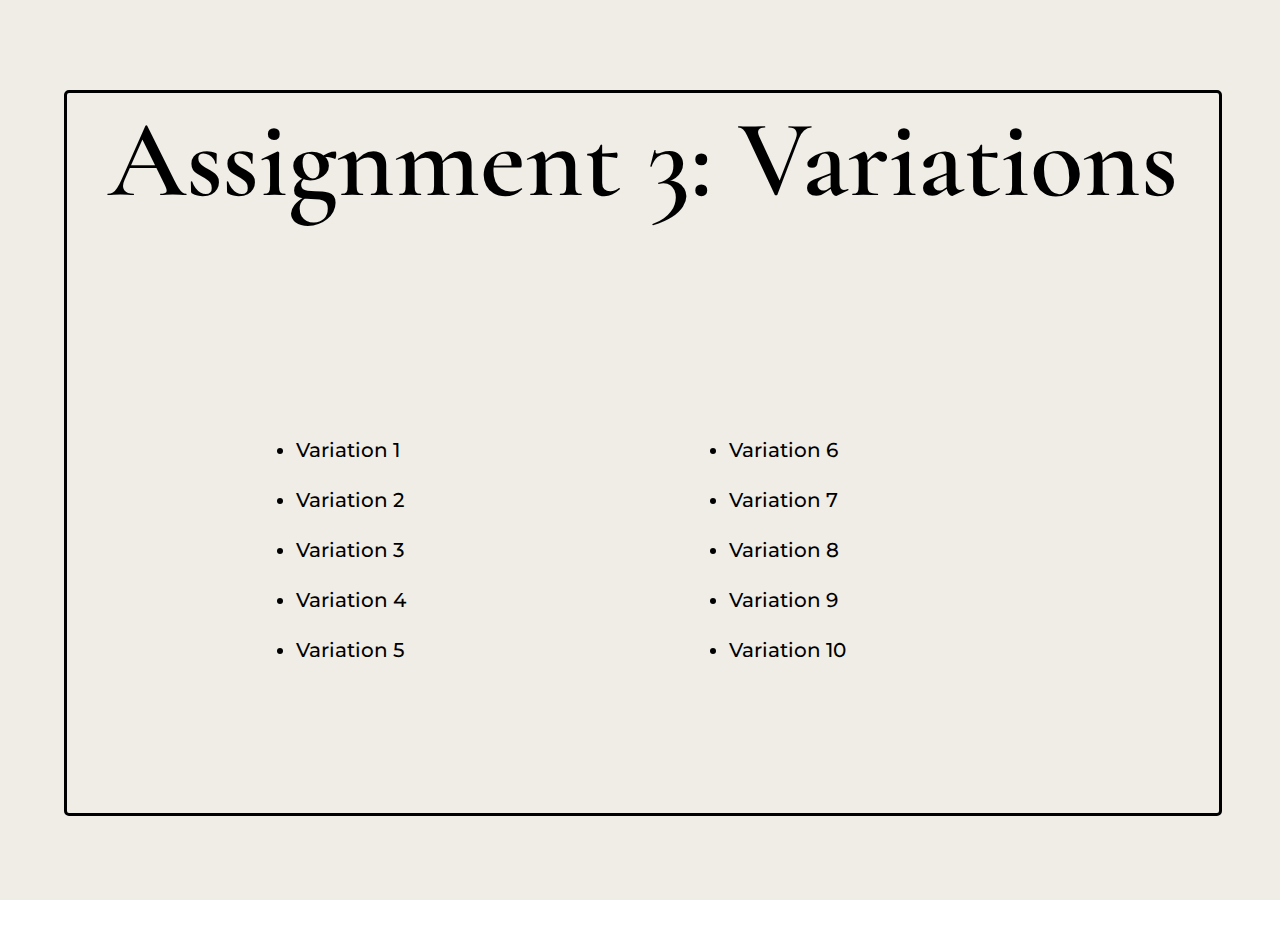
<file: index.html>
<!DOCTYPE html>
<html lang="en" dir="ltr">
	<head>
		<meta charset="utf-8">
		<link href="https://fonts.googleapis.com/css2?family=Cormorant+Garamond:wght@500;600&family=Montserrat:ital,wght@0,300;0,500;0,900;1,300;1,500&display=swap" rel="stylesheet">
		<link rel="stylesheet" href="style.css">
		<title>Assignment 3</title>
	</head>
	<body>
		<div class="container">
			<div id="assignment">
				Assignment 3: Variations
			</div>
			<div class="list">
				<ul>
					<li><a href="1.html">Variation 1</a></li>
					<li><a href="2.html">Variation 2</a></li>
					<li><a href="3.html">Variation 3</a></li>
					<li><a href="4.html">Variation 4</a></li>
					<li><a href="5.html">Variation 5</a></li>
					<li><a href="6.html">Variation 6</a></li>
					<li><a href="7.html">Variation 7</a></li>
					<li><a href="8.html">Variation 8</a></li>
					<li><a href="9.html">Variation 9</a></li>
					<li><a href="10.html">Variation 10</a></li>
				</ul>
			</div>
		</div>
	</body>
</html>
</file>
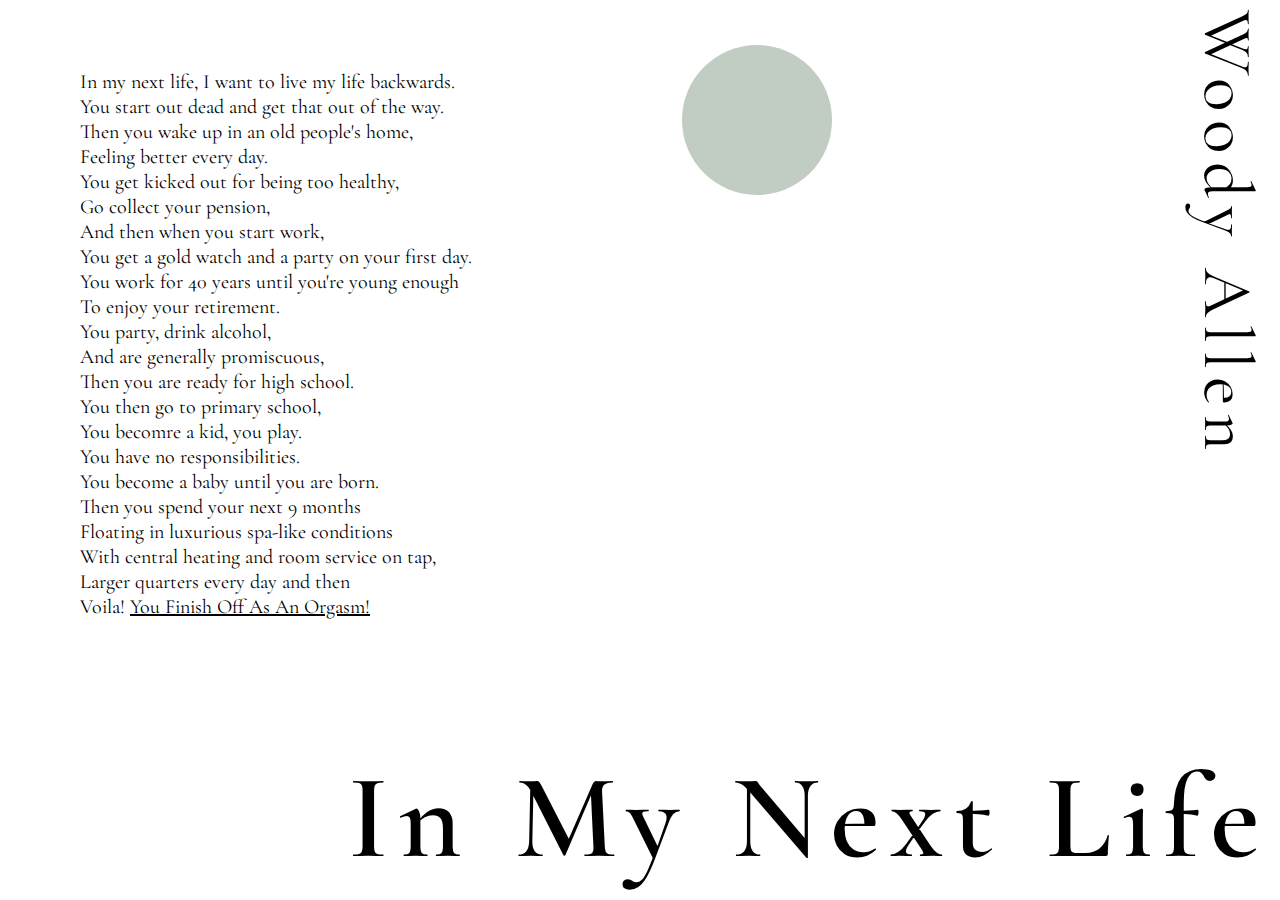
<file: 1.html>
<!DOCTYPE html>
<html lang="en">
  <head>
    <meta charset="utf-8" />
    <link href="https://fonts.googleapis.com/css2?family=Cormorant+Garamond:wght@500;600&family=Montserrat:ital,wght@0,300;0,500;0,900;1,300;1,500&display=swap" rel="stylesheet">
		<link rel="stylesheet" href="style2.css">
    <title>Assignment 3</title>

    </head>
    <body>
      <div class="v1">
      <div class="circle1"></div>
      <div id="title1">In My Next Life</div>
      <div id="author1">Woody Allen </div>
      <div class="body1">
        In my next life, I want to live my life backwards. <br>
        You start out dead and get that out of the way. <br>
        Then you wake up in an old people's home, <br>
        Feeling better every day. <br>
        You get kicked out for being too healthy, <br>
        Go collect your pension,<br>
        And then when you start work,<br>
        You get a gold watch and a party on your first day.<br>
        You work for 40 years until you're young enough<br>
        To enjoy your retirement. <br>
        You party, drink alcohol, <br>
        And are generally promiscuous, <br>
        Then you are ready for high school. <br>
        You then go to primary school, <br>
        You becomre a kid, you play. <br>
        You have no responsibilities. <br>
        You become a baby until you are born. <br>
        Then you spend your next 9 months <br>
        Floating in luxurious spa-like conditions <br>
        With central heating and room service on tap, <br>
        Larger quarters every day and then <br>
        Voila! <a href="2.html" style="text-decoration:underline">You finish off as an orgasm!</a>
      </div>
      </div>
    </body>
</html>
</file>
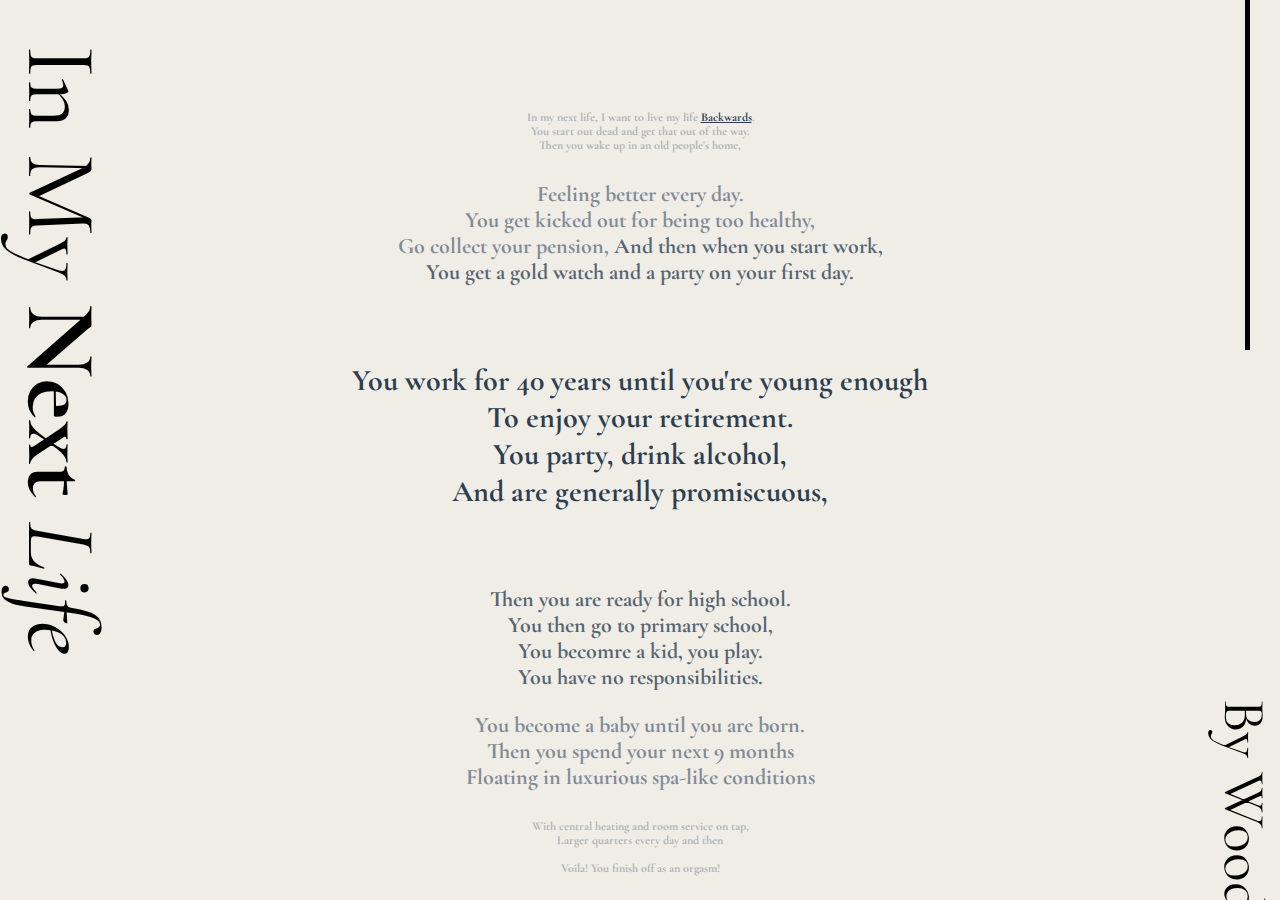
<file: 10.html>
<!DOCTYPE html>
<html lang="en">
  <head>
    <meta charset="utf-8" />
    <link href="https://fonts.googleapis.com/css2?family=Cormorant+Garamond:wght@500;600&family=Montserrat:ital,wght@0,300;0,500;0,900;1,300;1,500&display=swap" rel="stylesheet">
		<link rel="stylesheet" href="style2.css">
    <title>Variation 10</title>


  </head>
  <body>
    <div class="v10">
       <div id="title10">
         In My <strong>Next</strong> <em>Life</em>
       </div>
       <div id="author10">By Woody Allen</div>
       <div id="line3"></div>
       <div id="line4"></div>
       <div class="body10">
      <span style="color:#ABB2B9"><h5 id="text101">

      In my next life, I want to live my life <a href="index.html" style="color:#2C3E50">backwards</a>. <br>
      You start out dead and get that out of the way. <br>
        Then you wake up in an old people's home, </h5></span>
      <span style="color:#808B96"><h4 id="text102">Feeling better every day. <br>
      You get kicked out for being too healthy, <br>
        Go collect your pension,</span>

      <span style="color:#566573">
        And then when you start work,<br>
        You get a gold watch and a party on your first day.</h4></span><br>

      <span style="color:#2C3E50"><h3 id="text103">You work for 40 years until you're young enough<br>
      To enjoy your retirement. <br>
      You party, drink alcohol, <br>
        And are generally promiscuous, </h3></span><br>

      <span style="color:#566573"><h4 id="text102"><p>
        Then you are ready for high school. <br>
      You then go to primary school, <br>
      You becomre a kid, you play. <br>
        You have no responsibilities. </p></span>
      <span style="color:#808B96"><p>

        You become a baby until you are born. <br>
      Then you spend your next 9 months <br>
        Floating in luxurious spa-like conditions </p></h4></span>
      <span style="color:#ABB2B9"><h5 id="text101"><p>

        With central heating and room service on tap, <br>
      Larger quarters every day and then <br><br>
        Voila! You finish off as an orgasm!</p></h5></span>

      </div>
   </div>
  </body>
</html>
</file>
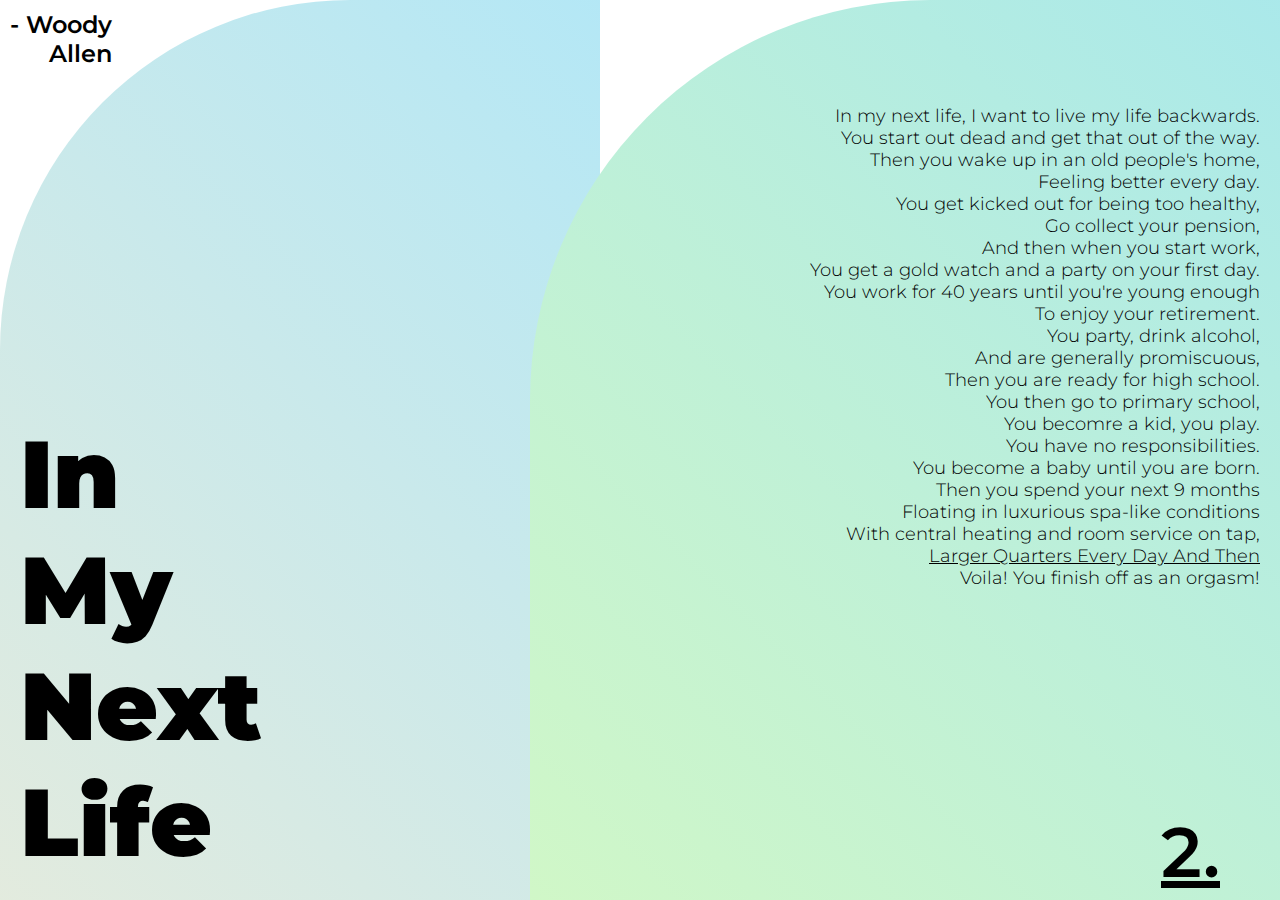
<file: 2.html>
<!DOCTYPE html>
<html lang="en">
  <head>
    <meta charset="utf-8" />
    <link href="https://fonts.googleapis.com/css2?family=Cormorant+Garamond:wght@500;600&family=Montserrat:ital,wght@0,300;0,500;0,900;1,300;1,500&display=swap" rel="stylesheet">
    <link rel="stylesheet" href="style2.css">
    <title>Assignment 3</title>

  </head>
  <body>
    <div class="v2">
      <div id="bg1"></div>
      <div id="author2"> - Woody<br> Allen </div>
      <div id="title2">In My Next Life</div>
      <div id="bg2">
      <div id="body2">
      In my next life, I want to live my life backwards. <br />
      &nbsp You start out dead and get that out of the way. <br />
      &nbsp &nbsp Then you wake up in an old people's home, <br />
      &nbsp &nbsp &nbsp Feeling better every day. <br />
      &nbsp &nbsp &nbsp &nbsp You get kicked out for being too healthy,
      <br />
      &nbsp &nbsp &nbsp &nbsp &nbsp Go collect your pension,<br />
      &nbsp &nbsp &nbsp &nbsp &nbsp &nbsp And then when you start work,<br />
      &nbsp &nbsp &nbsp &nbsp &nbsp &nbsp &nbsp You get a gold watch and a party
      on your first day.<br />
      &nbsp &nbsp &nbsp &nbsp &nbsp &nbsp &nbsp &nbsp You work for 40 years
      until you're young enough<br />
      &nbsp &nbsp &nbsp &nbsp &nbsp &nbsp &nbsp &nbsp &nbsp To enjoy your
      retirement. <br />
      &nbsp &nbsp &nbsp &nbsp &nbsp &nbsp &nbsp &nbsp &nbsp &nbsp You party,
      drink alcohol, <br />
      &nbsp &nbsp &nbsp &nbsp &nbsp &nbsp &nbsp &nbsp &nbsp &nbsp &nbsp And are
      generally promiscuous, <br />
      &nbsp &nbsp &nbsp &nbsp &nbsp &nbsp &nbsp &nbsp &nbsp &nbsp &nbsp &nbsp
      Then you are ready for high school. <br />
      &nbsp &nbsp &nbsp &nbsp &nbsp &nbsp &nbsp &nbsp &nbsp &nbsp &nbsp &nbsp
      &nbsp You then go to primary school, <br />
      &nbsp &nbsp &nbsp &nbsp &nbsp &nbsp &nbsp &nbsp &nbsp &nbsp &nbsp &nbsp
      &nbsp &nbsp You becomre a kid, you play. <br />
      &nbsp &nbsp &nbsp &nbsp &nbsp &nbsp &nbsp &nbsp &nbsp &nbsp &nbsp &nbsp
      &nbsp &nbsp &nbsp You have no responsibilities. <br />
      &nbsp &nbsp &nbsp &nbsp &nbsp &nbsp &nbsp &nbsp &nbsp &nbsp &nbsp &nbsp
      &nbsp &nbsp &nbsp &nbsp You become a baby until you are born. <br />
      &nbsp &nbsp &nbsp &nbsp &nbsp &nbsp &nbsp &nbsp &nbsp &nbsp &nbsp &nbsp
      &nbsp &nbsp &nbsp &nbsp &nbsp Then you spend your next 9 months
      <br />
      &nbsp &nbsp &nbsp &nbsp &nbsp &nbsp &nbsp &nbsp &nbsp &nbsp &nbsp &nbsp
      &nbsp &nbsp &nbsp &nbsp &nbsp &nbsp Floating in luxurious spa-like
      conditions <br />
      &nbsp &nbsp &nbsp &nbsp &nbsp &nbsp &nbsp &nbsp &nbsp &nbsp &nbsp &nbsp
      &nbsp &nbsp &nbsp &nbsp &nbsp &nbsp &nbsp With central heating and room
      service on tap, <br />
      &nbsp &nbsp &nbsp &nbsp &nbsp &nbsp &nbsp &nbsp &nbsp &nbsp &nbsp &nbsp
      &nbsp &nbsp &nbsp &nbsp &nbsp &nbsp &nbsp &nbsp
      <a href="3.html" style="text-decoration:underline">Larger quarters every day and then</a> <br />
      &nbsp &nbsp &nbsp &nbsp &nbsp &nbsp &nbsp &nbsp &nbsp &nbsp &nbsp &nbsp
      &nbsp &nbsp &nbsp &nbsp &nbsp &nbsp &nbsp &nbsp &nbsp Voila! You finish
      off as an orgasm!
    </div>
    <div id="N2"><a href="index.html">2.</a></div>
    </div>
    </div>
  </body>
</html>
</file>
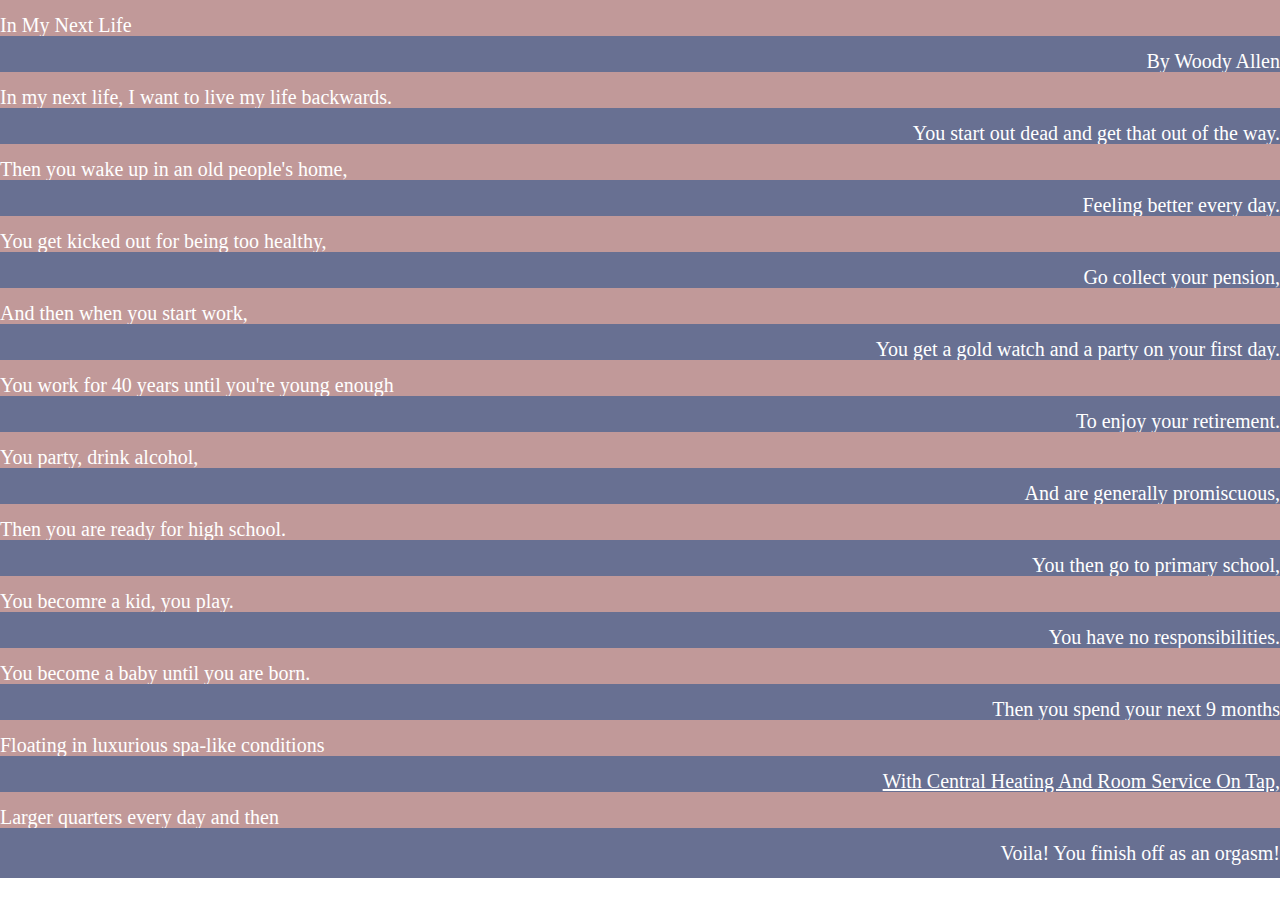
<file: 3.html>
<!DOCTYPE html>
<html lang="en">
  <head>
    <meta charset="utf-8" />
    <link href="https://fonts.googleapis.com/css2?family=Cormorant+Garamond:wght@500;600&family=Montserrat:ital,wght@0,300;0,500;0,900;1,300;1,500&display=swap" rel="stylesheet">
    <link rel="stylesheet" href="style2.css">

    <title>Assignment 3</title>

  </head>
  <body>
    <div class="V3">
      <div class="text31">In My Next Life</div><br><br>
      <div class="text32">By Woody Allen </div><br><br>
      <div class="text31">In my next life, I want to live my life backwards. </div><br><br>
      <div class="text32">You start out dead and get that out of the way. </div><br><br>
      <div class="text31">Then you wake up in an old people's home, </div><br><br>
      <div class="text32">Feeling better every day. </div><br><br>
      <div class="text31">You get kicked out for being too healthy, </div><br><br>
      <div class="text32">Go collect your pension,</div><br><br>
      <div class="text31">And then when you start work,</div><br><br>
      <div class="text32">You get a gold watch and a party on your first day.</div><br><br>
      <div class="text31">You work for 40 years until you're young enough</div><br><br>
      <div class="text32">To enjoy your retirement. </div><br><br>
      <div class="text31">You party, drink alcohol, </div><br><br>
      <div class="text32">And are generally promiscuous,</div><br><br>
      <div class="text31">Then you are ready for high school. </div><br><br>
      <div class="text32">You then go to primary school, </div><br><br>
      <div class="text31">You becomre a kid, you play. </div><br><br>
      <div class="text32">You have no responsibilities. </div><br><br>
      <div class="text31">You become a baby until you are born.</div><br><br>
      <div class="text32">Then you spend your next 9 months </div><br><br>
      <div class="text31">Floating in luxurious spa-like conditions </div><br><br>
      <div class="text32"><a href="4.html" style="color:white" style2="text-decoration:underline">With central heating and room service on tap,</a>
      </div><br><br>
      <div class="text31">Larger quarters every day and then </div><br><br>
      <div class="text32">Voila! You finish off as an orgasm!</div>
    </div>
  </body>
</html>
</file>
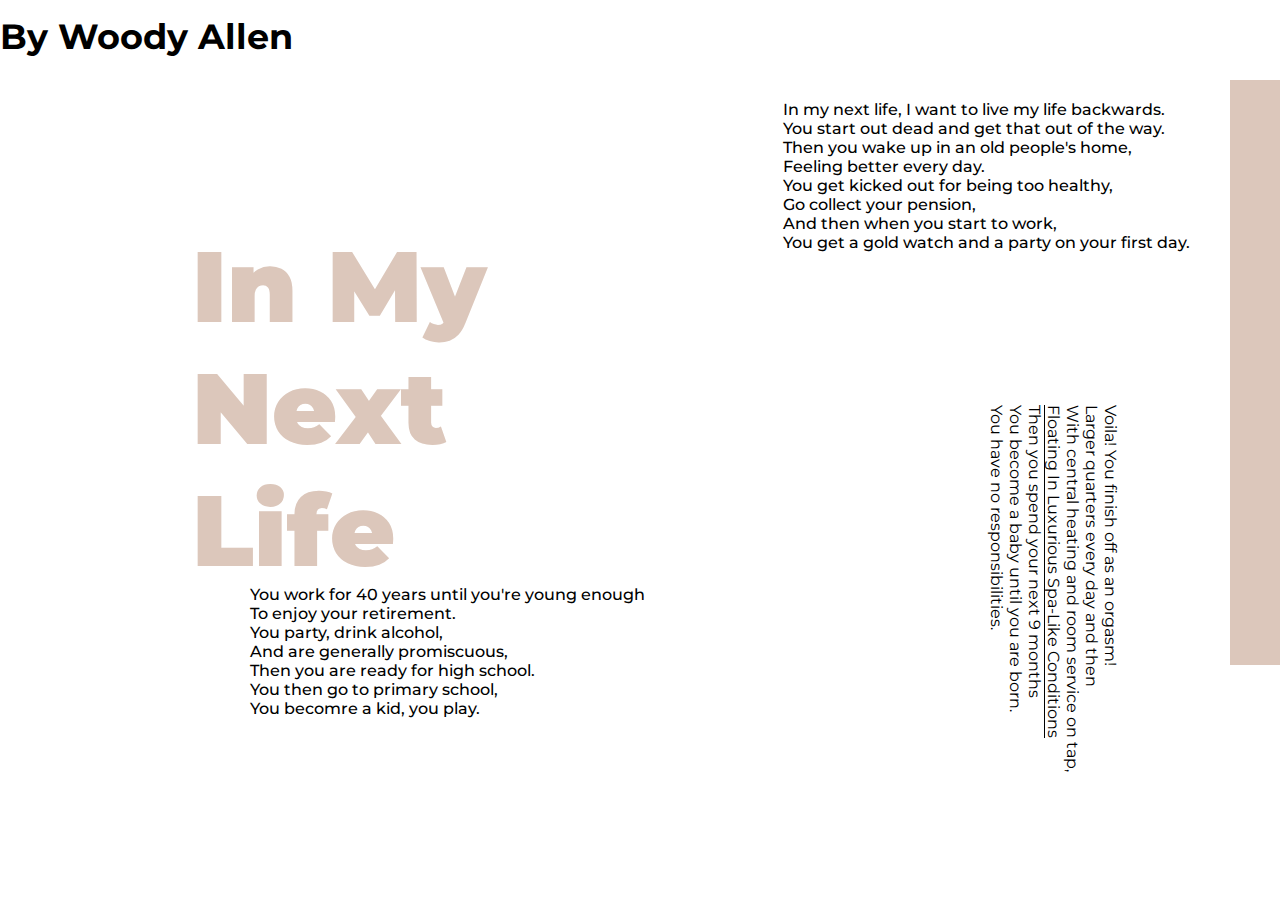
<file: 4.html>
<!DOCTYPE html>
<html lang="en">
  <head>
    <meta charset="utf-8" />
    <link href="https://fonts.googleapis.com/css2?family=Cormorant+Garamond:wght@500;600&family=Montserrat:ital,wght@0,300;0,500;0,700;0,900;1,300;1,500&display=swap" rel="stylesheet">
    <link rel="stylesheet" href="style2.css">

    <title>Assignment 3</title>

  </head>
  <body>
    <div class="v4">
      <div id="title4">
      In My Next Life </div><br />
      <br />
      <div id="author4">By Woody Allen</div>
      <div id="text41">
      In my next life, I want to live my life backwards. <br />
      You start out dead and get that out of the way. <br />
      Then you wake up in an old people's home,<br />
      Feeling better every day. <br />
      You get kicked out for being too healthy, <br />
      Go collect your pension,<br />
      And then when you start to work,<br />
      You get a gold watch and a party on your first day.</div>
      <div id="text42">
      You work for 40 years until you're young enough<br />
      To enjoy your retirement. <br />
      You party, drink alcohol, <br />
      And are generally promiscuous, <br />
      Then you are ready for high school.<br />
      You then go to primary school, <br />
      You becomre a kid, you play. <br /></div>
      <div id="text43">
      You have no responsibilities. <br />
      You become a baby until you are born. <br />
      Then you spend your next 9 months <br />
      <a href="5.html">Floating in luxurious spa-like conditions</a>
      <br />
      With central heating and room service on tap, <br />
      Larger quarters every day and then <br />
      Voila! You finish off as an orgasm!</div>
      <div id="rec4"></div>
    </div>
  </body>
</html>
</file>
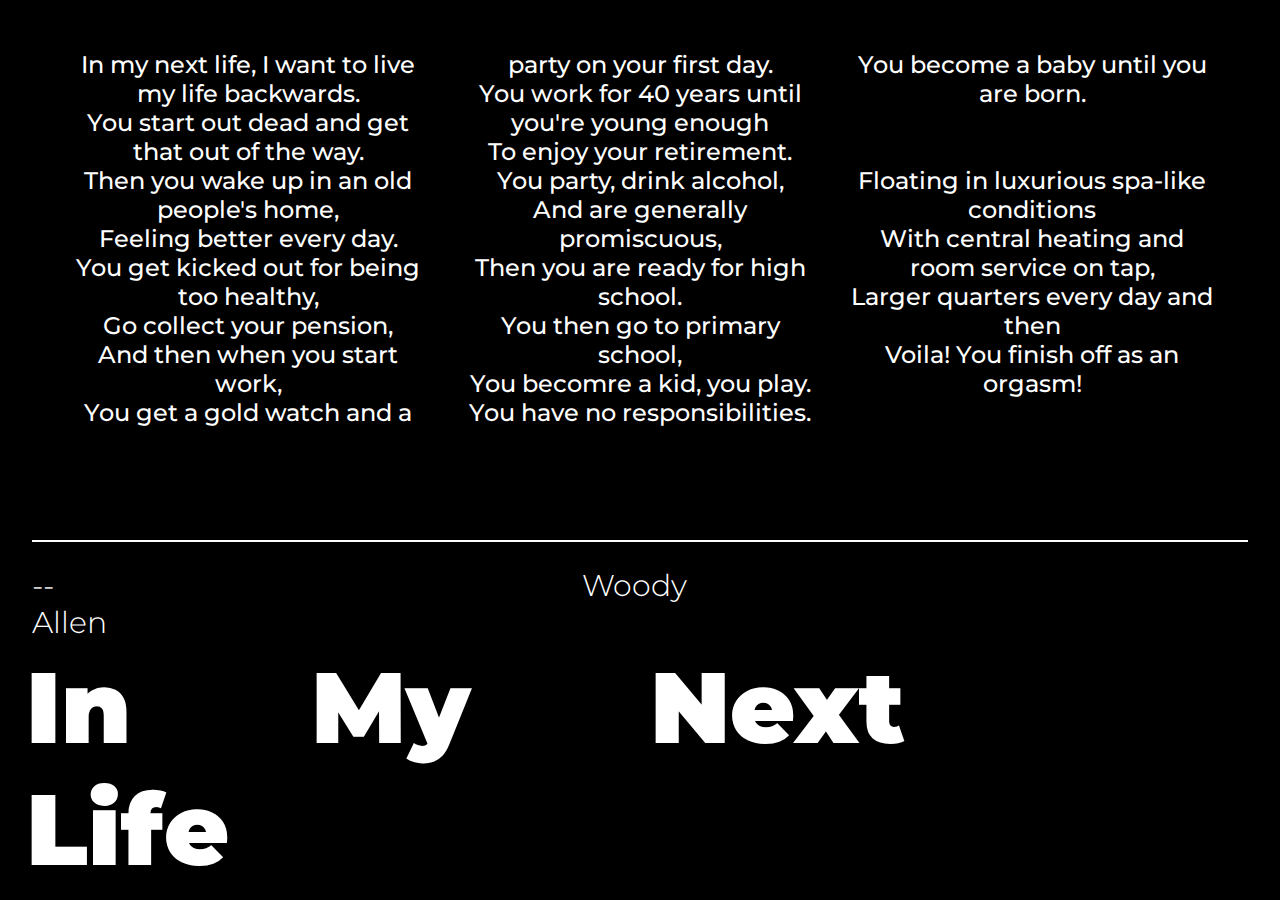
<file: 5.html>
<!DOCTYPE html>
<html lang="en">
  <head>
    <meta charset="utf-8" />
    <link href="https://fonts.googleapis.com/css2?family=Cormorant+Garamond:wght@500;600&family=Montserrat:ital,wght@0,300;0,500;0,900;1,300;1,500&display=swap" rel="stylesheet">
    <link rel="stylesheet" href="style2.css">

    <title>Assignment 3</title>

  </head>
  <body>
    <div class="v5">
      <div id="title5">In My Next Life</div>
      <div class="sign"><a href="4.html">Pre</a></div>
      <div class="sign2"><a href="6.html">Next</a></div>
      <div id="author5">-- Woody Allen </div>
      <div class="line5"></div>
      <div class="body5">
      In my next life, I want to live my life backwards. <br />
      You start out dead and get that out of the way. <br />
      Then you wake up in an old people's home, <br />
      Feeling better every day. <br />
      You get kicked out for being too healthy, <br />
      Go collect your pension,<br />
      And then when you start work,<br />
      You get a gold watch and a party on your first day.<br />
      You work for 40 years until you're young enough<br />
      To enjoy your retirement. <br />
      You party, drink alcohol, <br />
      And are generally promiscuous, <br />
      Then you are ready for high school. <br />
      You then go to primary school, <br />
      You becomre a kid, you play. <br />
      You have no responsibilities. <br />
      You become a baby until you are born. <br />
      <a href="6.html">Then you spend your next 9 months </a><br />
      Floating in luxurious spa-like conditions <br />
      With central heating and room service on tap, <br />
      Larger quarters every day and then <br />
      Voila! You finish off as an orgasm!
    </div>
    </div>
  </body>
</html>
</file>
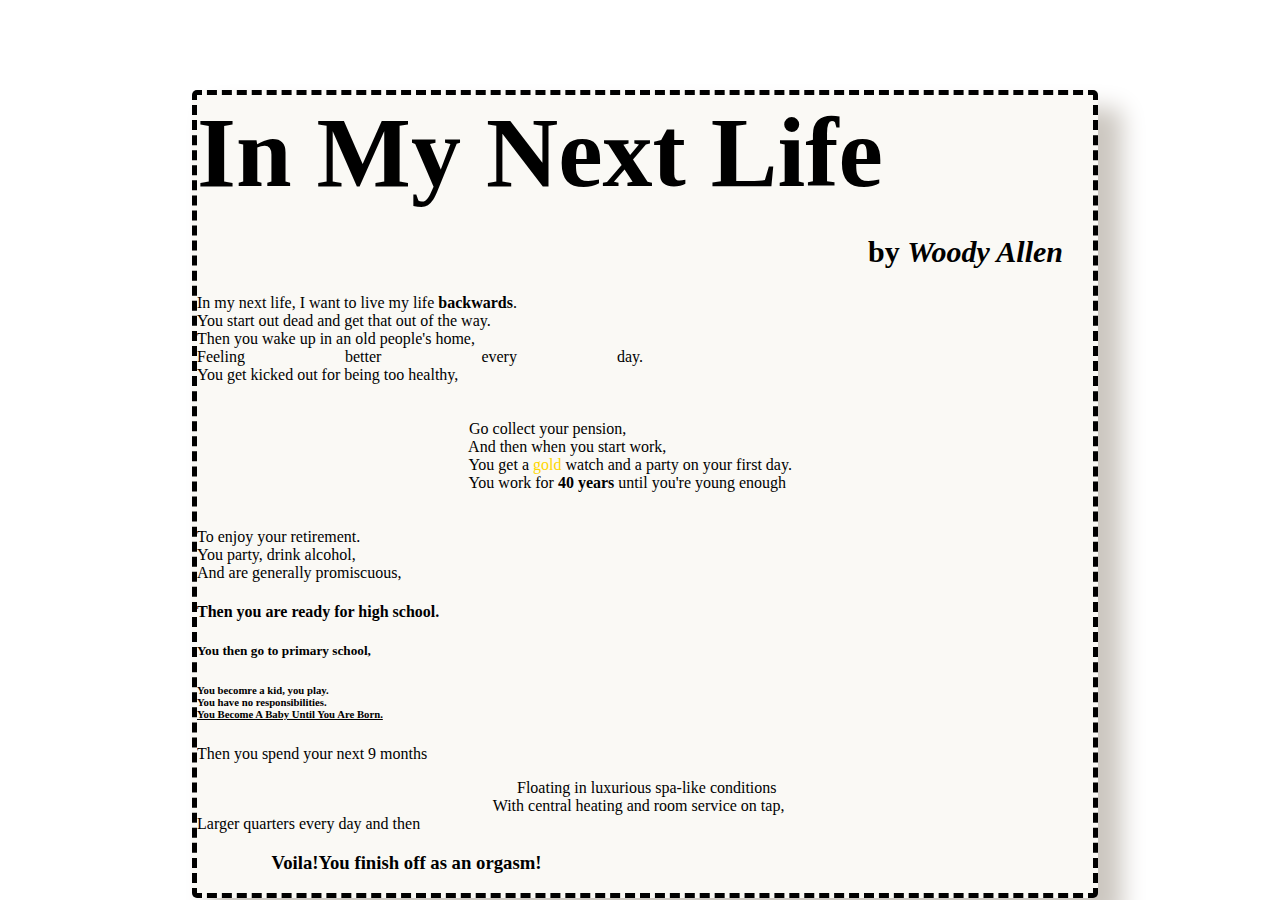
<file: 6.html>
<!DOCTYPE html>
<html lang="en">
  <head>
    <meta charset="utf-8" />
    <link href="https://fonts.googleapis.com/css2?family=Cormorant+Garamond:wght@500;600&family=Montserrat:ital,wght@0,300;0,500;0,900;1,300;1,500&display=swap" rel="stylesheet">
    <link rel="stylesheet" href="style2.css">

    <title>Variation 6</title>

  </head>
  <body>
    <div class="v6">
    <div id="card">
      <div id="title6">

        In My Next Life<br>
      </div>
      <h2 id="author6">
        by <em>Woody Allen &nbsp &nbsp </em> <br>
      </h2>
    <p>
      In my next life, I want to live my life <strong>backwards</strong>. <br>
      You start out dead and get that out of the way. <br>
      Then you wake up in an old people's home, <br>
      Feeling &nbsp &nbsp &nbsp &nbsp &nbsp &nbsp &nbsp &nbsp &nbsp &nbsp &nbsp &nbsp better &nbsp &nbsp &nbsp &nbsp &nbsp &nbsp &nbsp &nbsp &nbsp &nbsp &nbsp &nbsp every &nbsp &nbsp &nbsp &nbsp &nbsp &nbsp &nbsp &nbsp &nbsp &nbsp &nbsp &nbsp day. <br>
      You get kicked out for being too healthy, <br><br><br>
      &nbsp &nbsp &nbsp &nbsp &nbsp &nbsp &nbsp &nbsp &nbsp &nbsp &nbsp &nbsp &nbsp &nbsp &nbsp &nbsp &nbsp &nbsp &nbsp &nbsp &nbsp &nbsp &nbsp &nbsp &nbsp &nbsp &nbsp &nbsp &nbsp &nbsp &nbsp &nbsp &nbsp &nbsp Go collect your pension,<br>
      &nbsp &nbsp &nbsp &nbsp &nbsp &nbsp &nbsp &nbsp &nbsp &nbsp &nbsp &nbsp &nbsp &nbsp &nbsp &nbsp &nbsp &nbsp &nbsp &nbsp &nbsp &nbsp &nbsp &nbsp &nbsp &nbsp &nbsp &nbsp &nbsp &nbsp &nbsp &nbsp &nbsp &nbsp And then when you start work,<br>
      &nbsp &nbsp &nbsp &nbsp &nbsp &nbsp &nbsp &nbsp &nbsp &nbsp &nbsp &nbsp &nbsp &nbsp &nbsp &nbsp &nbsp &nbsp &nbsp &nbsp &nbsp &nbsp &nbsp &nbsp &nbsp &nbsp &nbsp &nbsp &nbsp &nbsp &nbsp &nbsp &nbsp &nbsp You get a <span style="color:gold">gold</span> watch and a party on your first day.<br>
      &nbsp &nbsp &nbsp &nbsp &nbsp &nbsp &nbsp &nbsp &nbsp &nbsp &nbsp &nbsp &nbsp &nbsp &nbsp &nbsp &nbsp &nbsp &nbsp &nbsp &nbsp &nbsp &nbsp &nbsp &nbsp &nbsp &nbsp &nbsp &nbsp &nbsp &nbsp &nbsp &nbsp &nbsp You work for <strong>40 years</strong> until you're young enough<br><br><br>
      To enjoy your retirement. <br>
      You party, drink alcohol, <br>
      And are generally promiscuous, <br></p>
      <uo>
        <h4><li>
      Then you are ready for high school. <br>
          </li></h4>
      <h5><li>
        You then go to primary school, <br>
        </li></h5>
      <h6><li>
    You becomre a kid, you play. <br>
      You have no responsibilities. <br>
        <a href="7.html" style="text-decoration:underline">You become a baby until you are born.</a> <br> </li></h6>
      </uo>
    <p>
      Then you spend your next 9 months <br>
      <div>
      &nbsp &nbsp &nbsp &nbsp &nbsp &nbsp &nbsp &nbsp &nbsp &nbsp &nbsp &nbsp &nbsp &nbsp &nbsp &nbsp &nbsp &nbsp &nbsp &nbsp &nbsp &nbsp &nbsp &nbsp &nbsp &nbsp &nbsp &nbsp &nbsp &nbsp &nbsp &nbsp &nbsp &nbsp &nbsp &nbsp &nbsp &nbsp &nbsp &nbsp Floating in luxurious spa-like conditions <br>
      &nbsp &nbsp &nbsp &nbsp &nbsp &nbsp &nbsp &nbsp &nbsp &nbsp &nbsp &nbsp &nbsp &nbsp &nbsp &nbsp &nbsp &nbsp &nbsp &nbsp &nbsp &nbsp &nbsp &nbsp &nbsp &nbsp &nbsp &nbsp &nbsp &nbsp &nbsp &nbsp &nbsp &nbsp &nbsp &nbsp &nbsp With central heating and room service on tap, <br></div>
    Larger quarters every day and then </p>
      <h3>
        &nbsp &nbsp &nbsp &nbsp &nbsp &nbsp &nbsp &nbsp Voila!You finish off as an orgasm!
    </h3>
  </div>
  </div>
  </body>
</html>
</file>
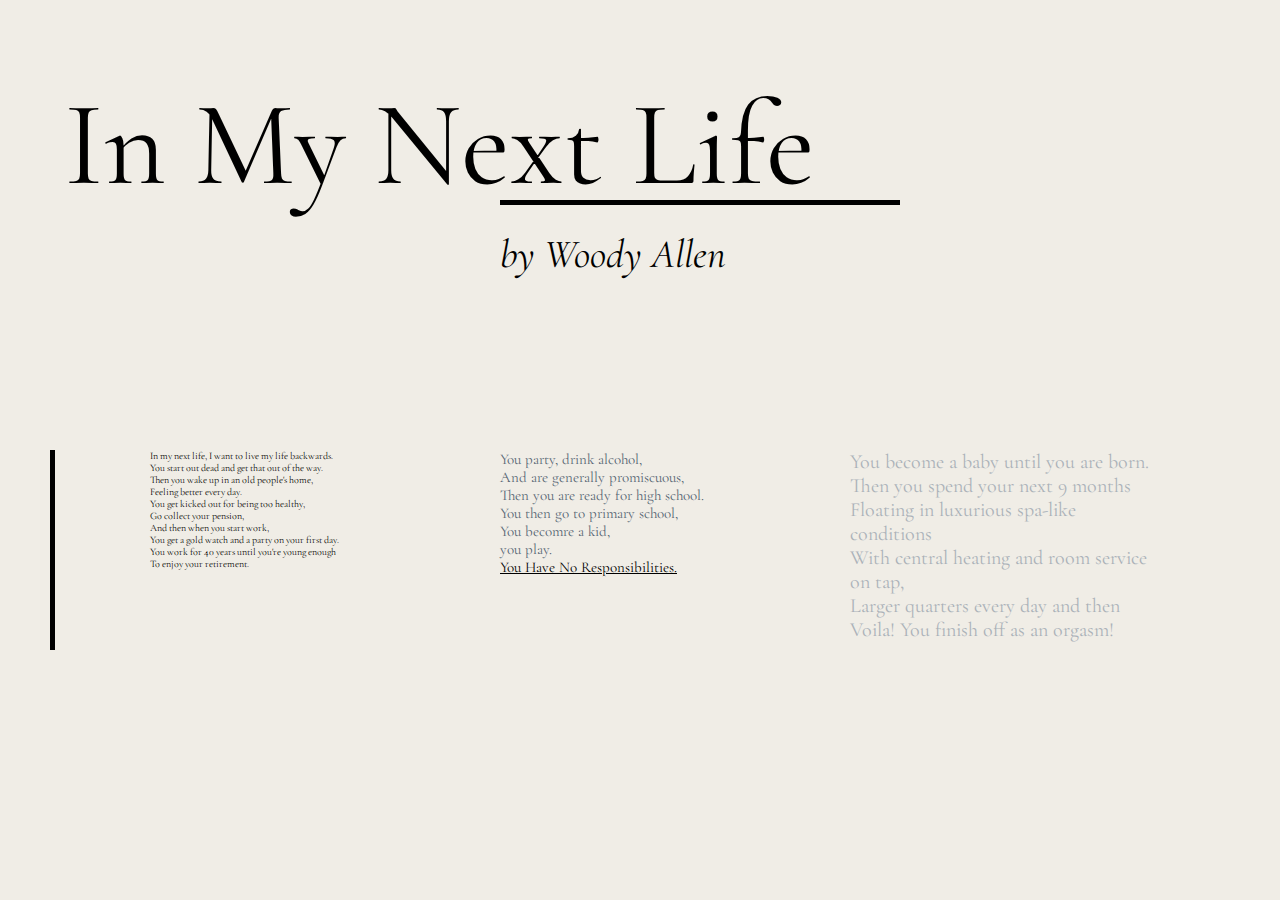
<file: 7.html>
<!DOCTYPE html>
<html lang="en">
  <head>
    <meta charset="utf-8" />
    <link href="https://fonts.googleapis.com/css2?family=Cormorant+Garamond:wght@500;600&family=Montserrat:ital,wght@0,300;0,500;0,900;1,300;1,500&display=swap" rel="stylesheet">
    <link rel="stylesheet" href="style2.css">
    <title>Variation 7</title>

  </head>
  <body>
    <div class="v7">
      <div id="title7">
      In My Next Life
      </div>
      <div class="line1"></div>
      <div class="line2"></div>
      <div id="author7">
      <em>by Woody Allen </em>
      </div>
      <div class="body7">
        <div id="text71">
          In my next life, I want to live my life backwards.<br />
          You start out dead and get that out of the way.<br>
          Then you wake up in an old people's home,<br />
          Feeling better every day. <br />
          You get kicked out for being too healthy,
          <br />
          Go collect your pension,<br>
          And then when you start work,<br />
          You get a gold watch and a party on your first day.<br />
          You work for 40 years until you're young enough<br />
          To enjoy your retirement.
        </div>
        <div id="text72">
          <span style="color:#566573">
          You party, drink alcohol, <br />
          And are generally promiscuous, <br />
          Then you are ready for high school. <br />
          You then go to primary school,<br>
          You becomre a kid, <br>
          you play. <br />
          <a href="8.html" style="text-decoration:underline">You have no responsibilities.</a> <br />
          </span>
        </div>
          <div id="text73"><span style="color:#ABB2B9">
          You become a baby until you are born. <br />
          Then you spend your next 9 months<br>
          Floating in luxurious spa-like conditions <br />
          With central heating and room service on tap, <br />
          Larger quarters every day and then <br />
          Voila! You finish off as an orgasm!</span>
          </div>
      </div>
    </div>
  </body>
</html>
</file>
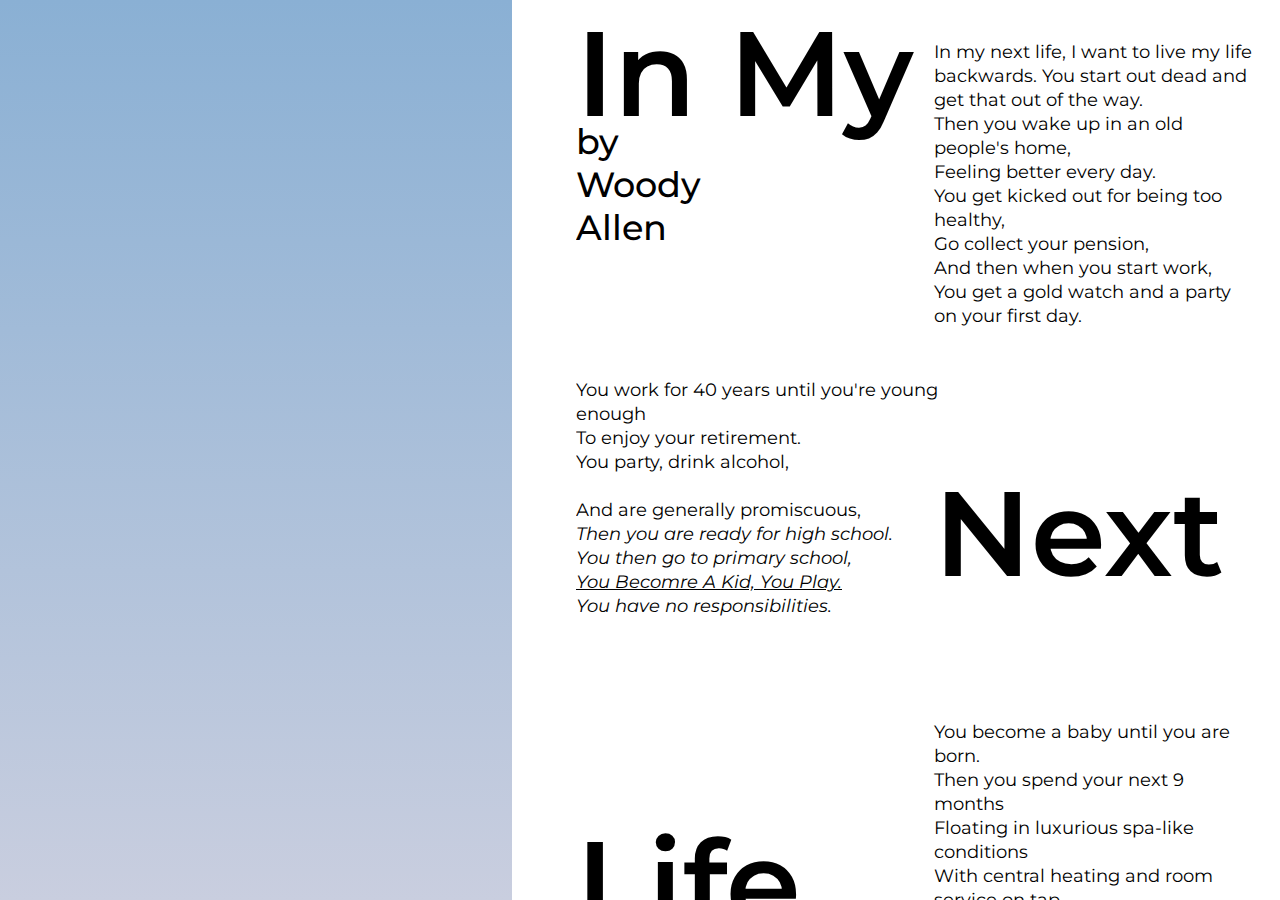
<file: 8.html>
<!DOCTYPE html>
<html lang="en">

<head>
	<meta charset="utf-8" />
	<link href="https://fonts.googleapis.com/css2?family=Cormorant+Garamond:wght@500;600&family=Montserrat:ital,wght@0,300;0,500;0,900;1,300;1,500&display=swap" rel="stylesheet">
	<link rel="stylesheet" href="style2.css">
	<title>Variation 8</title>


</head>

<body>
	<div class="v8">
		<div id="rec8"></div>
    	<div id="body8">
			  <div id="title81">In My</div>
        <div id="title82">Next</div>
        <div id="title83">Life</div>
        <div id="author8">by Woody Allen</div>
        <div id="text81">
            In my next life, I want to
			      live my life backwards.
						You start out dead and get that out of the way.<br>
						Then you wake up in an old people's home, <br>
						Feeling better every day.<br>
						You get kicked out for being too healthy, <br>
						Go collect your pension,<br>
						And then when you start work,<br>
						You get a gold watch and a party on your first day.<br>
        </div>
        <div id="text82">
						You work for 40 years until you're young enough<br>
						To enjoy your retirement.<br>
						You party, drink alcohol, <br><br>
						And are generally promiscuous, <br>
						<em>
								Then you are ready for high school. <br>
								You then go to primary school, <br>
								<a href="9.html" style="text-decoration:underline">You becomre a kid, you play.</a><br>
								You have no responsibilities. </em><br>
        </div>
        <div id="text83">
								You become a baby until you are born.
							<br>
						Then you spend your next 9 months <br>
						Floating in luxurious spa-like conditions <br>
						With central heating and room service on tap, <br>
						Larger quarters every day and then <br>
							<h3>
								Voila! You finish off as an orgasm!</h3>
        </div>
			</div>
		</div>
	</div>
</body>

</html>
</file>
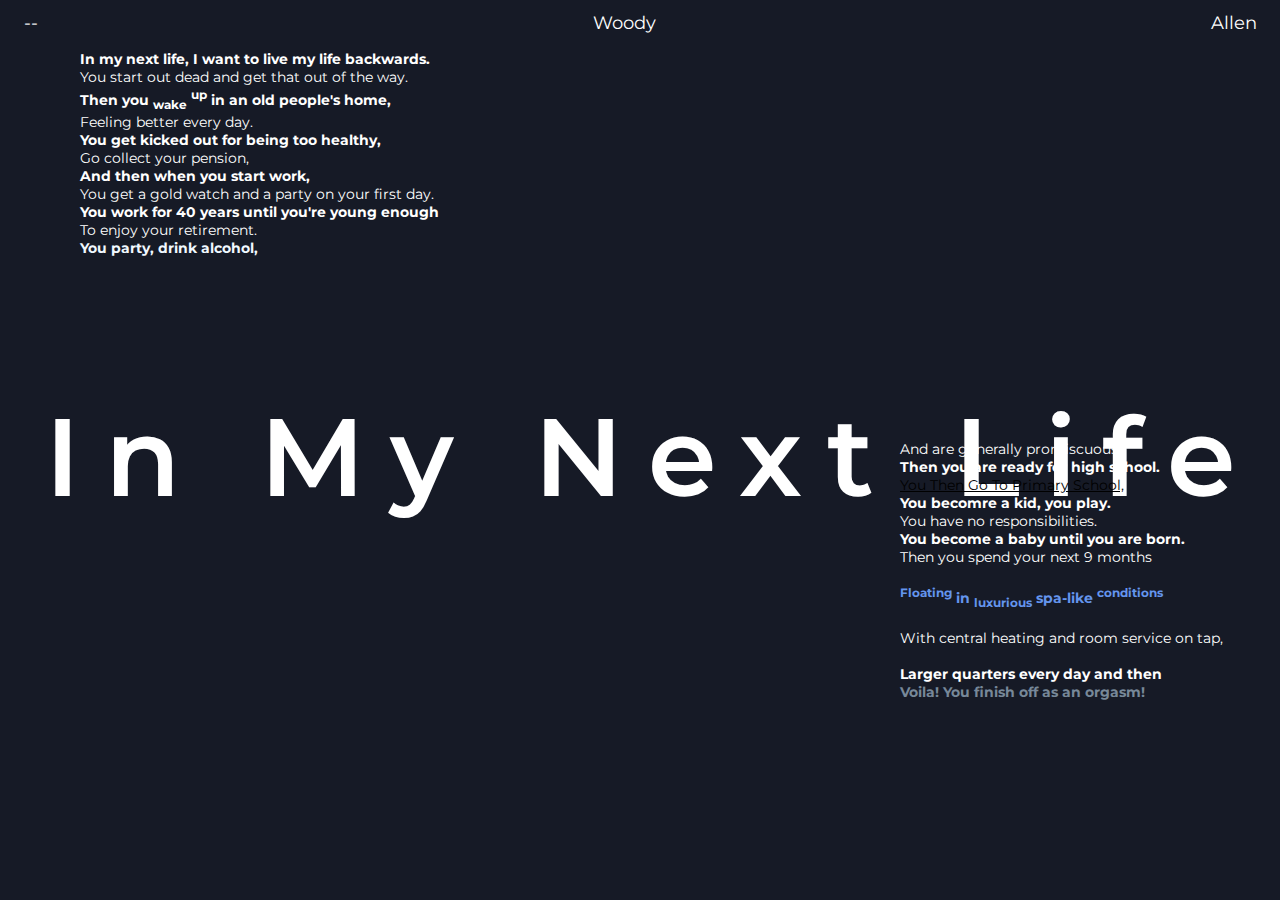
<file: 9.html>
<!DOCTYPE html>
<html lang="en">
  <head>
    <meta charset="utf-8" />
    <link href="https://fonts.googleapis.com/css2?family=Cormorant+Garamond:wght@500;600&family=Montserrat:ital,wght@0,300;0,500;0,900;1,300;1,500&display=swap" rel="stylesheet">
		<link rel="stylesheet" href="style2.css">
    <title>Variation 9</title>


  </head>
  <body>
    <div class="v9">
      <div id="title9">
       <!-- <span style="color:#778899"> -->
         In My Next Life
       </div>
       <div id="author9">
         -- Woody Allen <br>
       </div>
       <div class="body9">
         <div id="text91">
            <strong>In my next life, I want to live my life backwards. <br></strong>
            You start out dead and get that out of the way. <br>
          <strong>Then you <sub>wake</sub> <sup>up</sup> in an old people's home, <br></strong>
           Feeling better every day. <br>
            <strong>You get kicked out for being too healthy, <br></strong>
            Go collect your pension,<br>
            <strong>And then when you start work,<br></strong>
            You get a gold watch and a party on your first day.<br>
            <strong>You work for 40 years until you're young enough<br></strong>
            To enjoy your retirement. <br>
            <span style="color:#F0F8FF">
            <strong>You party, drink alcohol,<br></strong></span>
          </div>
          <div id="text92">
            And are generally promiscuous, <br>
            <strong>Then you are ready for high school. <br></strong>
              <a href="10.html" style="text-decoration:underline">You then go to primary school,</a> <br>
            <strong>You becomre a kid, you play. <br></strong>
            You have no responsibilities. <br>
            <strong>You become a baby until you are born. <br></strong>
            Then you spend your next 9 months <br><br>
            <span style="color:#6495ED"><strong><sup>Floating</sup> in <sub>luxurious</sub> spa-like <sup>conditions</sup> <br><br></strong></span>
            With central heating and room service on tap, <br><br>
            <strong>Larger quarters every day and then <br></strong>
             <span style="color:#778899">
               <strong>Voila! You finish off as an orgasm!<br></strong></span>
          </div>
      </div>
    </div>
  </body>
</html>
</file>
<file: style.css>
body{
	margin: 0;
	padding: 0;
}
a:link{
	text-decoration: none;
	color: black;
}
a:active{
	color:black;
}
a:visited{
	color: #9CA1B2;
}
ul{
	column-count: 2;
	column-gap: 10px;
}
.container{
	position: relative;
	width: 100vw;
	height: 100vh;
	background-color: #F0EDE6;
}
#assignment{
	font-family: 'Cormorant Garamond', serif;
	font-size: 110px;
	font-weight: 600;
	position: absolute;
	left: calc(50% - 45vw);
	top: calc(50% - 40vh);
	width: 90vw;
	height: 80vh;
	text-align: center;
	border: 3px solid black;
	border-radius: 5px;
}
.list{
	font-family: 'Montserrat', sans-serif;
	font-size: 20px;
	font-weight: 500;
	position: absolute;
	width: 70vw;
	height: 60vh;
	left: 20%;
	top: 45%;
	line-height: 50px;
}
li:hover{
	text-transform: uppercase;
	letter-spacing: 4px;
	animation-name: ltr-spacing-change;
	animation-duration: 3s;
}
@keyframes ltr-spacing-change {
	from {letter-spacing: 4px;}
	to {letter-spacing: 10px}
</file>
<file: style2.css>
body{
	margin: 0;
	padding: 0;
}
a:link{
	text-decoration: underline;
	color: black;
	text-transform: capitalize;
}
a:active{
	color:black;
}
a:visited{
	color: #9CA1B2;
}
h1{
	text-transform: capitalize;
}
/* Variation 1 */
.v1{
	position: relative;
	width: 100vw;
	height: 100vh;
	overflow-x: hidden;
	overflow-y: auto;
	font-family: 'Cormorant Garamond', serif;
}
.circle1{
	position: absolute;
	top: 5%;
	right: 35%;
	width: 150px;
	height: 150px;
	border-radius: 150px;
	background-color: #C1CCC3;
	animation-name: bounce;
	animation-duration: 3s;
	animation-iteration-count: infinite;
	animation-timing-function: linear;
}
.body1{
	position: absolute;
	width: 45vw;
	height: auto;
	top: 30px;
	left: 40px;
	margin: 40px;
	text-align: left;
	font-size: 20px;
	line-height: 25px;
}
#title1{
	position: absolute;
	bottom: 10px;
	right: 10px;
	font-size: 120px;
	word-spacing: 5px;
	font-weight: 600;
	letter-spacing: 10px;
}
#author1{
	position: absolute;
	text-align: mixed;
	writing-mode: vertical-lr;
	font-size: 70px;
	right: 10px;
	top: 10px;
	letter-spacing: 8px;
}
@keyframes bounce {
	0%   { transform: translateY(0); }
	50%  { transform: translateY(500px); }
	100% { transform: translateY(0); }
}
/* Variation 2 */
.v2{
	position: relative;
	width: 100vw;
	height: 100vh;
	overflow-x: hidden;
	overflow-y: auto;
	font-family: 'Montserrat', sans-serif;
}
#bg1{
	position: absolute;
	width: 600px;
	height: 100%;
	border-radius: 350px 0 0 0 ;
	overflow-x: hidden;
	overflow-y: auto;
 	background: linear-gradient(45deg, #ffedd0, #a1e6ff);
	background-size: 200% 200%;
	animation: bg1-change 8s ease infinite;
}
#bg2{
	position: absolute;
	right: 0;
	width: 750px;
	height: 100%;
	border-radius: 400px 0 0 0 ;
	overflow-x: hidden;
	overflow-y: auto;
 	background: linear-gradient(45deg, #e5ffb4, #99e2fa);
	background-size: 200% 200%;
	animation: bg1-change 8s ease infinite;
	z-index: 99;
}
#title2{
	position: absolute;
	bottom: 0;
	font-size: 95px;
	width: 200px;
	margin: 20px;
	font-weight: 900;
}
#author2{
	position: absolute;
	margin: 10px;
	font-size: 24px;
	font-weight: 600;
	text-align: right;
}
#body2{
	position: absolute;
	left: 70px;
	top: 90px;
	right: 5px;
	margin:15px;
	font-size: 18px;
	font-weight: 300;
	z-index: 1;
	line-height: 22px;
	text-align: right;
}
#N2{
	position: absolute;
	bottom: 5px;
	right: 60px;
	font-size: 70px;
	font-weight: 600;
	text-align: center;
	transition: 0.2s;
}
#N2:hover{
	background-color: white;
	width: 100px;
	height: 100px;
	border-radius: 100px;
}
@keyframes bg1-change {
	0% {
			background-position: 0% 50%;
		}
		50% {
			background-position: 100% 50%;
		}
		100% {
			background-position: 0% 50%;
		}
}
/* Variation 3 */
.v3{
	position: relative;
	width: 100vw;
	height: 100vh;
	overflow-x: hidden;
	overflow-y: auto;
	font-family: 'Montserrat', sans-serif;
}
.text31{
	position: absolute;
	width: 100vw;
	left: 0;
	text-align: left;
	font-size: 20px;
	color: white;
	background-color: #c19999;
	line-height: 50px;
	animation-name: roll;
	animation-timing-function: ease-in;
	animation-duration: 4s;
}
.text32{
	position: absolute;
	width: 100vw;
	right: 0;
	text-align: right;
	font-size: 20px;
	color: white;
	background-color: #687092;
	line-height: 50px;
	animation-name: roll;
	animation-timing-function: ease-in;
	animation-duration: 4s;
}
@keyframes roll {
	0%   {width: 0;}
	100% {width: 100%;}
}
/* Variation 4 */
.v4{
	position: relative;
	width: 100vw;
	height: 100vh;
	overflow-x: hidden;
	overflow-y: auto;
	font-family: 'Montserrat', sans-serif;
}
#title4{
	position: absolute;
	font-size: 100px;
	font-weight: 900;
	width: 300px;
	height: 500px;
	top: 25%;
	left: 15%;
	color: #DCC7BB;
}
#author4{
	position: absolute;
	top: 15px;
	white-space: nowrap;
	animation: scrollingtext 10s linear infinite;
	font-size: 35px;
	font-weight: 700;
}
#text41{
	position: absolute;
	top: 100px;
	right: 90px;
	font-size: 16px;
	font-weight: 500;
}
#text42{
	position: absolute;
	font-size: 16px;
	font-weight: 500;
	left: 250px;
	top: 65%;
}
#text43{
	position: absolute;
	top: 45%;
	right: 160px;
	font-size: 16px;
	text-align: mixed;
	writing-mode: vertical-lr;
}
#rec4{
	position: absolute;
	top: 80px;
	right: 0px;
	width: 50px;
	height: 65vh;
	background-color: #DCC7BB;
	animation-name: scrollingrec;
	animation-timing-function: ease-out;
	animation-duration: 10s;
	animation-iteration-count: infinite;
}
@keyframes scrollingtext {
		0%   {left: 5%;}
    50%  {left: 75%;}
    100% {left: 3%;}
}
@keyframes scrollingrec {
	0% {height: 0;}
	50%{height: 100%;}
	100%{height: 10%;}
}
/* Variation 5 */
.v5{
	position: relative;
	background-color: black;
	width: 100vw;
	height: 100vh;
	overflow-x: hidden;
	overflow-y: auto;
	font-family: 'Montserrat', sans-serif;
	color: white;
	animation: bg2-change 10s linear infinite;
}
#title5{
	position: fixed;
	left: 2%;
	bottom: 10px;
	font-size: 100px;
	word-spacing: 150px;
	font-weight: 900;
}
#author5{
	position: absolute;
	width: 95vw;
	font-size: 30px;
	font-weight: 300;
	word-spacing: 520px;
	top: 63%;
	left: calc(50% - 47.5vw);
}
.sign{
	position: absolute;
	top: 12px;
	left: 20px;
	font-size: 14px;
	transition: 0.1s;
}
.sign2{
	position: absolute;
	top: 12px;
	left: 1270px;
	font-size: 14px;
	transition: 0.1s;
}
.sign:hover{
	color:blue;
}
.sign2:hover{
	color:blue;
}
.body5{
	position: absolute;
	top: 50px;
	left: calc(50% - 45vw);
	width: 90vw;
	height: 65vh;
	font-size: 24px;
	font-weight: 500;
	column-count: 3;
	column-width: 150px;
	text-align: center;
}
.line5{
	position: absolute;
	height: 2px;
	width: 95vw;
	top: 60%;
	left: calc(50% - 47.5vw);
	background-color: white;
}
@keyframes bg2-change {
			0%   {background: black;}
			50%  {background: #395937; }
		 100% {background: black;}
}
@media screen and (max-width: 992px) {
  .float-right-sm {
    float: right;
  }
	body{
		background-color:  #4C4980;
		color: #FFA200;
	}
}


}
/* Variation 6 */
.v6{
	text-align: center;
	position: relative;
	width: 100vw;
	height: 100vh;
	background-color: #F0EDE6;
	overflow-x: hidden;
	overflow-y: auto;
	font-family: 'Cormorant Garamond', serif;
}
#card{
	position: absolute;
	width: 70vw;
	height: auto;
	border: 5px dashed black;
	border-radius: 5px;
	background-color: #faf9f5;
	box-shadow: 21px 21px 23px 3px rgba(204,199,192,1);
	top: calc(50% - 40vh);
	left: calc(50% - 35vw);
	overflow-x: hidden;
	overflow-y: auto;
}
#title6{
	font-size: 100px;
	font-weight: 600;
}
#author6{
	text-align: right;
	font-size: 30px;
}
/* Variation 7 */
.v7{
	position: relative;
	width: 100vw;
	height: 100vh;
	background-color: #F0EDE6;
	overflow-y: auto;
	font-family: 'Cormorant Garamond', serif;
}
.line1{
	position: absolute;
	top:200px;
	left: 500px;
	width: 400px;
	height: 5px;
	background-color: black;
}
.line2{
	position: absolute;
	top:450px;
	left: 50px;
	width: 5px;
	height: 200px;
	background-color: black;
}
#title7{
	position: absolute;
	font-size: 120px;
	top: 8%;
	left: 5%;
}
#author7{
	position: absolute;
	font-size: 40px;
	top: 230px;
	left: 500px;
}
.body7{
	position: absolute;
	top: 450px;
	column-count: 3;
}
#text71{
	width: 300px;
	position: absolute;
	left: 150px;
	font-size: 10px;
}
#text72{
	width: 300px;
	position: absolute;
	left: 500px;
	font-size: 15px;
}
#text73{
	width: 300px;
	position: absolute;
	left: 850px;
	font-size: 20px;
}
/* variation 8 */
#title81{
	position: absolute;
	width: 30vw;
	left:0;
	height: auto;
	font-size: 120px;
	font-family: 'Montserrat', sans-serif;
	font-weight: 600;
}
#title82{
	position: absolute;
	top: calc(55% - 35px);
	left: 40%;
	width: 20vw;
	height: auto;
	font-size: 120px;
	font-family: 'Montserrat', sans-serif;
	font-weight: 600;
}
#title83{
	position: absolute;
	top:90%;
	left: 0;
	width: 20vw;
	height: auto;
	font-size: 120px;
	font-family: 'Montserrat', sans-serif;
	font-weight: 600;
}
#author8{
	position: absolute;
	top:120px;
	font-size: 35px;
	width: 50px;
	height:auto;
	font-family: 'Montserrat', sans-serif;
	font-weight: 500;
}
.v8{
	position: relative;
	width: 100vw;
	height: 100vh;
	overflow-x: hidden;
	overflow-y: auto;
	font-family: 'Montserrat', sans-serif;
}
#rec8{
	position: relative;
	top: 0; left: 0;
	width: 40vw;
	height: 100vh;
	background: rgb(138,176,212);
	background: linear-gradient(180deg, rgba(138,176,212,1) 0%, rgba(201,206,223,1) 100%);
	overflow-x: hidden;
	overflow-y: auto;
	z-index: 1;
}
#body8{
	position: absolute;
	width: 70vw;
	height: 100vh;
	overflow-x: hidden;
	overflow-y: auto;
	top: 0;
	left: 45vw;
	background-color: white;
}
#text81{
	position: absolute;
	font-size: 18px;
	top: 40px;
	left: 40%;
	width: 25vw;
	height: auto;
	line-height: 24px;
}
#text82{
	position: absolute;
	font-size: 18px;
	top: 42%;
	left: 0;
	width: 30vw;
	height: auto;
	line-height: 24px;
}
#text83{
	position: absolute;
	font-size: 18px;
	top: 80%;
	left:40%;
	width: 25vw;
	height: auto;
	line-height: 24px;
}
/* Variation 9 */
.v9{
	position: relative;
	background-color: #161A26;
	color: white;
	width: 100vw;
	height: 100vh;
	overflow-x: hidden;
	overflow-y: auto;
	font-family: 'Montserrat', sans-serif;
}
#title9{
	position: absolute;
	width: 100vw;
	font-size: 110px;
	letter-spacing: 25px;
	font-weight: 600;
	top: calc(50% - 60px);
	left: 45px;
}
#author9{
	position: absolute;
	width: 100vw;
	font-size: 18px;
	top: 12px;
	word-spacing: 550px;
	text-align: center;
}
.body9{
	position: absolute;
	width: 100vw;
	font-size: 14px;
	line-height: 18px;
}
#text91{
	position: absolute;
	top:50px;
	left:80px;
}
#text92{
	position: absolute;
	top: 440px;
	left: 900px;
}
/* Variation 10 */
.v10{
	position: relative;
	width: 100vw;
	height: 100vh;
	overflow-x: hidden;
	overflow-y: auto;
	font-family: 'Cormorant Garamond', serif;
	background-color: #F0EDE6;
}
#title10{
	position: absolute;
	text-orientation: mixed;
	writing-mode: vertical-rl;
	font-size: 100px;
	left: 0px;
	top: 5%;
}
#author10{
	position: absolute;
	text-align: mixed;
	writing-mode: vertical-rl;
	font-size: 60px;
	right: 0;
	bottom: -20%;
}
.body10{
	position: absolute;
	width: 90vw;
	height: auto;
	left: calc(50% - 45vw);
	top: 10%;
	text-align: center;
	font-size: 14px;
}
#text101{
	font-size: 12px;
}
#text102{
	font-size: 22px;
}
#text103{
	font-size: 30px;
}
#line3{
	position: absolute;
	top: 0;
	right: 30px;
	width: 5px;
	height: 350px;
	background-color: black;
}
#line4{
	position: absolute;
	bottom: -30%;
	left: 35px;
	width: 5px;
	height: 180px;
	background-color: black;
}
</file>
